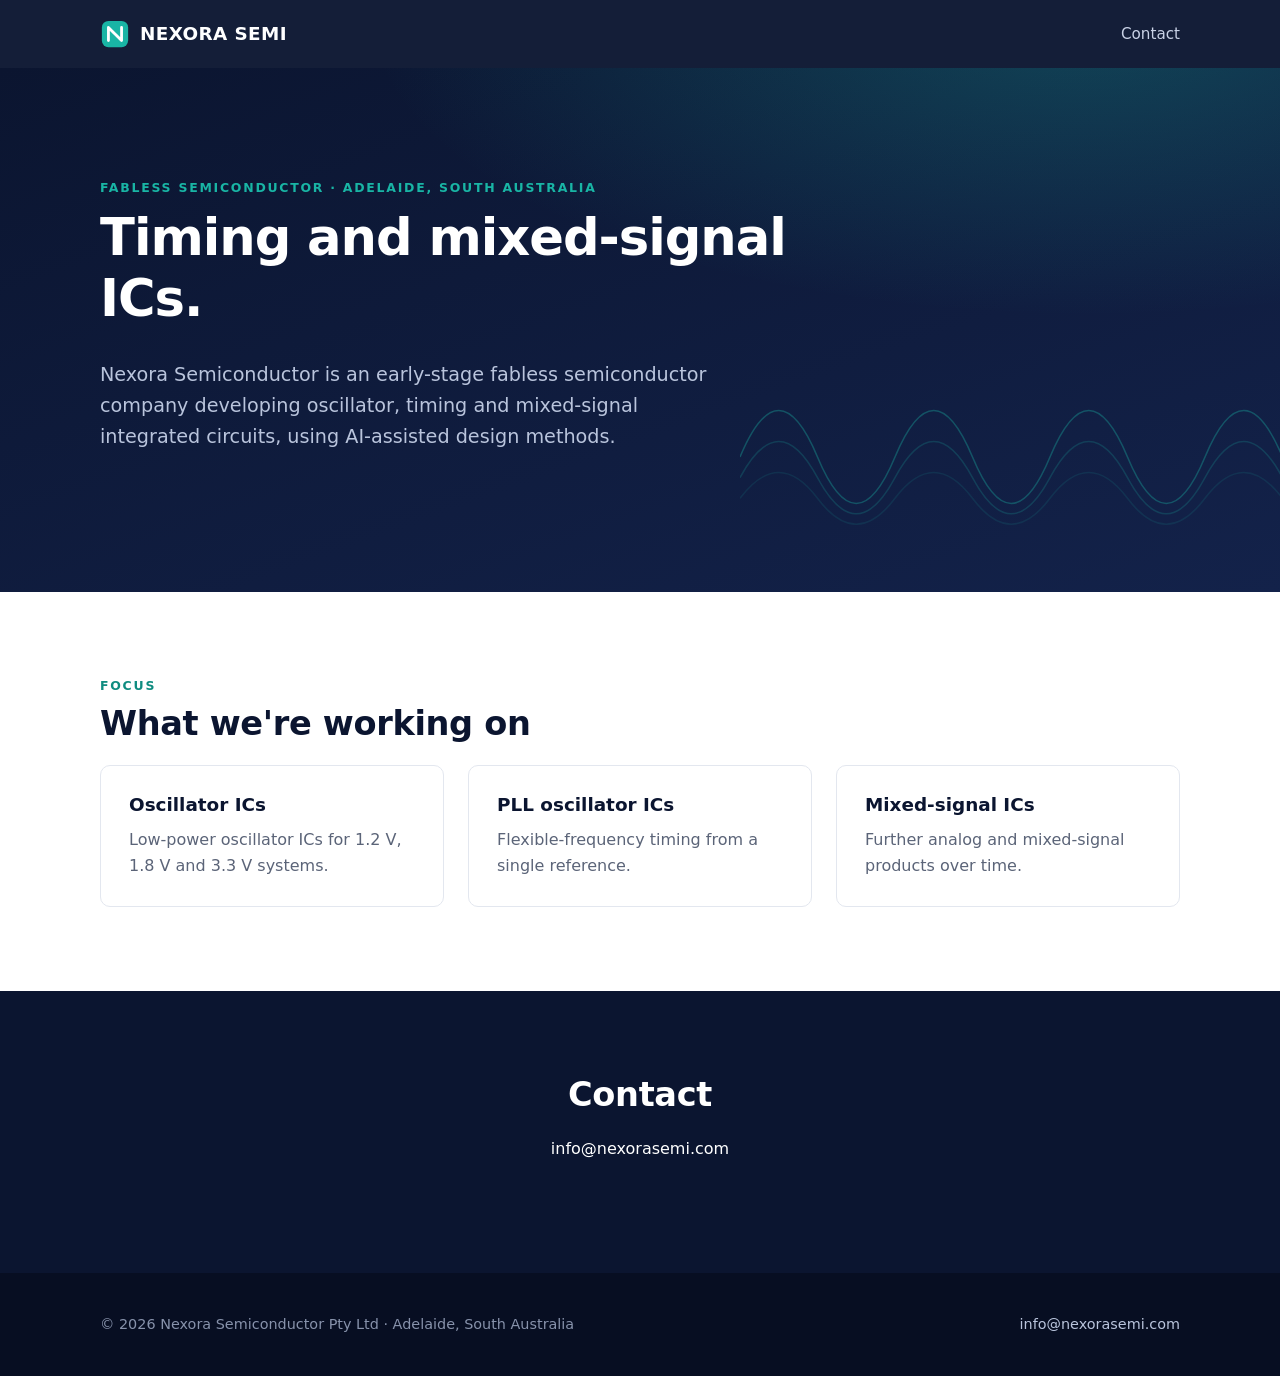
<file: index.html>
<!doctype html>
<html lang="en">
<head>
  <meta charset="utf-8">
  <meta name="viewport" content="width=device-width, initial-scale=1">
  <title>Nexora Semiconductor — Timing &amp; Mixed-Signal ICs</title>
  <meta name="description" content="Nexora Semiconductor is an early-stage fabless semiconductor company in South Australia developing oscillator, timing and mixed-signal ICs.">
  <link rel="canonical" href="https://www.nexorasemi.com/">
  <meta property="og:type" content="website">
  <meta property="og:title" content="Nexora Semiconductor — Timing &amp; Mixed-Signal ICs">
  <meta property="og:description" content="Early-stage fabless semiconductor company developing oscillator, timing and mixed-signal ICs.">
  <meta property="og:url" content="https://www.nexorasemi.com/">
  <link rel="icon" href="img/favicon.svg" type="image/svg+xml">
  <link rel="stylesheet" href="css/style.css?v=20261023">
  <script type="application/ld+json">
  {
    "@context": "https://schema.org",
    "@type": "Organization",
    "name": "Nexora Semiconductor",
    "alternateName": "Nexora Semi",
    "legalName": "Nexora Semiconductor Pty Ltd",
    "url": "https://www.nexorasemi.com/",
    "logo": "https://www.nexorasemi.com/img/favicon.svg",
    "email": "info@nexorasemi.com",
    "address": { "@type": "PostalAddress", "addressLocality": "Adelaide", "addressRegion": "SA", "addressCountry": "AU" }
  }
  </script>
</head>
<body>

<header class="site-header">
  <nav class="container nav" aria-label="Main">
    <a class="logo" href="index.html">
      <svg viewBox="0 0 32 32" aria-hidden="true"><rect x="2" y="2" width="28" height="28" rx="7" fill="#19b5a5"/><path d="M9 23V9l14 14V9" stroke="#fff" stroke-width="3" fill="none" stroke-linecap="round" stroke-linejoin="round"/></svg>
      NEXORA SEMI
    </a>
    <a href="#contact" style="color:#c9d2e6;font-size:.95rem">Contact</a>
  </nav>
</header>

<main>
  <section class="hero">
    <svg class="waves" viewBox="0 0 600 300" aria-hidden="true" fill="none" stroke="#19b5a5" stroke-width="1.5">
      <path d="M0 150 Q 37.5 60 75 150 T 150 150 T 225 150 T 300 150 T 375 150 T 450 150 T 525 150 T 600 150"/>
      <path d="M0 170 Q 37.5 100 75 170 T 150 170 T 225 170 T 300 170 T 375 170 T 450 170 T 525 170 T 600 170" opacity=".6"/>
      <path d="M0 190 Q 37.5 140 75 190 T 150 190 T 225 190 T 300 190 T 375 190 T 450 190 T 525 190 T 600 190" opacity=".35"/>
    </svg>
    <div class="container">
      <p class="eyebrow">Fabless semiconductor · Adelaide, South Australia</p>
      <h1>Timing and mixed-signal ICs.</h1>
      <p class="lead">Nexora Semiconductor is an early-stage fabless semiconductor company developing oscillator, timing and mixed-signal integrated circuits, using AI-assisted design methods.</p>
    </div>
  </section>

  <section>
    <div class="container">
      <p class="eyebrow">Focus</p>
      <h2>What we're working on</h2>
      <div class="grid grid-3">
        <div class="card"><h3>Oscillator ICs</h3><p>Low-power oscillator ICs for 1.2&nbsp;V, 1.8&nbsp;V and 3.3&nbsp;V systems.</p></div>
        <div class="card"><h3>PLL oscillator ICs</h3><p>Flexible-frequency timing from a single reference.</p></div>
        <div class="card"><h3>Mixed-signal ICs</h3><p>Further analog and mixed-signal products over time.</p></div>
      </div>
    </div>
  </section>

  <section class="cta" id="contact">
    <div class="container">
      <h2>Contact</h2>
      <p><a href="mailto:info@nexorasemi.com" style="color:#fff">info@nexorasemi.com</a></p>
    </div>
  </section>
</main>

<footer class="site-footer">
  <div class="container">
    <span>&copy; <span class="year">2026</span> Nexora Semiconductor Pty Ltd · Adelaide, South Australia</span>
    <span><a href="mailto:info@nexorasemi.com">info@nexorasemi.com</a></span>
  </div>
</footer>

<script src="js/main.js"></script>
</body>
</html>
</file>
<file: css/style.css>
/* Nexora Semi — site styles */
:root {
  --navy: #0b1530;
  --navy-2: #13224a;
  --ink: #1b2236;
  --muted: #5b6478;
  --line: #e3e7ef;
  --bg: #ffffff;
  --bg-alt: #f5f7fb;
  --accent: #19b5a5;
  --accent-dark: #0f8c80;
  --radius: 10px;
  --max: 1120px;
  font-family: "Inter", system-ui, -apple-system, "Segoe UI", Roboto, sans-serif;
  color: var(--ink);
  line-height: 1.6;
}

* { box-sizing: border-box; }
body { margin: 0; background: var(--bg); }
img, svg { max-width: 100%; display: block; }
a { color: var(--accent-dark); text-decoration: none; }
a:hover { text-decoration: underline; }
h1, h2, h3 { line-height: 1.2; margin: 0 0 .6em; color: var(--navy); }
h1 { font-size: clamp(2rem, 5vw, 3.2rem); letter-spacing: -.02em; }
h2 { font-size: clamp(1.5rem, 3.2vw, 2.1rem); letter-spacing: -.01em; }
h3 { font-size: 1.15rem; }
p { margin: 0 0 1em; }

.container { max-width: var(--max); margin: 0 auto; padding: 0 20px; }

/* Header */
.site-header {
  position: sticky; top: 0; z-index: 10;
  background: rgba(11, 21, 48, .96);
  backdrop-filter: blur(6px);
}
.nav { display: flex; align-items: center; justify-content: space-between; height: 68px; }
.logo { display: flex; align-items: center; gap: 10px; color: #fff; font-weight: 700; font-size: 1.15rem; letter-spacing: .02em; }
.logo:hover { text-decoration: none; }
.logo svg { width: 30px; height: 30px; }
.nav-links { display: flex; gap: 28px; list-style: none; margin: 0; padding: 0; }
.nav-links a { color: #c9d2e6; font-size: .95rem; }
.nav-links a:hover, .nav-links a[aria-current="page"] { color: #fff; text-decoration: none; }
.nav-toggle { display: none; background: none; border: 0; color: #fff; font-size: 1.6rem; cursor: pointer; }

@media (max-width: 760px) {
  .nav-toggle { display: block; }
  .nav-links {
    display: none; position: absolute; top: 68px; left: 0; right: 0;
    flex-direction: column; gap: 0; background: var(--navy); padding: 8px 20px 16px;
  }
  .nav-links.open { display: flex; }
  .nav-links a { display: block; padding: 10px 0; }
}

/* Hero */
.hero {
  background:
    radial-gradient(1200px 500px at 85% -10%, rgba(25,181,165,.28), transparent 60%),
    linear-gradient(160deg, var(--navy) 0%, var(--navy-2) 100%);
  color: #dbe3f3;
  padding: 110px 0 120px;
  position: relative; overflow: hidden;
}
.hero h1 { color: #fff; max-width: 760px; }
.hero p.lead { font-size: 1.2rem; max-width: 640px; color: #b9c4dc; }
.hero .waves { position: absolute; right: -80px; bottom: -20px; width: 620px; opacity: .35; pointer-events: none; }
.page-hero { padding: 80px 0 70px; }

.btn {
  display: inline-block; padding: 12px 24px; border-radius: 999px;
  font-weight: 600; font-size: .98rem; transition: background .15s, color .15s;
}
.btn:hover { text-decoration: none; }
.btn-primary { background: var(--accent); color: #fff; }
.btn-primary:hover { background: var(--accent-dark); }
.btn-ghost { border: 1px solid rgba(255,255,255,.35); color: #fff; margin-left: 10px; }
.btn-ghost:hover { background: rgba(255,255,255,.1); }

/* Sections */
section { padding: 84px 0; }
section.alt { background: var(--bg-alt); }
.eyebrow { text-transform: uppercase; letter-spacing: .14em; font-size: .78rem; font-weight: 700; color: var(--accent-dark); margin-bottom: .7em; }
.hero .eyebrow { color: var(--accent); }
.section-intro { max-width: 680px; color: var(--muted); font-size: 1.08rem; margin-bottom: 44px; }

.grid { display: grid; gap: 24px; }
.grid-3 { grid-template-columns: repeat(auto-fit, minmax(260px, 1fr)); }
.grid-2 { grid-template-columns: repeat(auto-fit, minmax(320px, 1fr)); }

.card {
  background: #fff; border: 1px solid var(--line); border-radius: var(--radius);
  padding: 28px; transition: box-shadow .2s, transform .2s;
}
.card:hover { box-shadow: 0 10px 30px rgba(11,21,48,.08); transform: translateY(-2px); }
.card p { color: var(--muted); margin: 0; }
.icon {
  width: 44px; height: 44px; border-radius: 10px; margin-bottom: 18px;
  background: rgba(25,181,165,.12); color: var(--accent-dark);
  display: grid; place-items: center;
}
.icon svg { width: 24px; height: 24px; }

/* Product cards */
.product { display: flex; flex-direction: column; }
.product .tag { display: inline-block; font-size: .75rem; font-weight: 700; letter-spacing: .06em; text-transform: uppercase; padding: 3px 10px; border-radius: 999px; background: var(--bg-alt); color: var(--muted); margin-bottom: 14px; align-self: flex-start; }
.product .tag.live { background: rgba(25,181,165,.14); color: var(--accent-dark); }
.product ul { margin: 16px 0 0; padding-left: 18px; color: var(--muted); }
.product li { margin-bottom: 4px; }

/* Stats */
.stats { display: grid; grid-template-columns: repeat(auto-fit, minmax(180px, 1fr)); gap: 24px; text-align: center; }
.stat strong { display: block; font-size: 2.2rem; color: var(--navy); }
.stat span { color: var(--muted); font-size: .95rem; }

/* CTA band */
.cta { background: var(--navy); color: #c9d2e6; text-align: center; }
.cta h2 { color: #fff; }
.cta p { max-width: 560px; margin: 0 auto 28px; }

/* Contact */
.contact-list { list-style: none; padding: 0; margin: 0; }
.contact-list li { padding: 14px 0; border-bottom: 1px solid var(--line); }
.contact-list strong { display: block; color: var(--navy); }

/* Footer */
.site-footer { background: #070e22; color: #8792ab; padding: 40px 0; font-size: .9rem; }
.site-footer .container { display: flex; flex-wrap: wrap; justify-content: space-between; gap: 16px; }
.site-footer a { color: #b9c4dc; }

/* Placeholder marker — remove once real copy is in */
.todo { background: #fff6d6; outline: 1px dashed #e0b400; }

/* Flow steps */
.steps { counter-reset: step; display: grid; gap: 18px; grid-template-columns: repeat(auto-fit, minmax(230px, 1fr)); }
.step { position: relative; padding: 26px 24px 24px; background: #fff; border: 1px solid var(--line); border-radius: var(--radius); }
.step::before {
  counter-increment: step; content: counter(step);
  display: grid; place-items: center; width: 32px; height: 32px; border-radius: 50%;
  background: var(--navy); color: #fff; font-weight: 700; font-size: .9rem; margin-bottom: 14px;
}
.step p { color: var(--muted); margin: 0; }
.step .who { display: block; margin-top: 12px; font-size: .8rem; font-weight: 700; letter-spacing: .06em; text-transform: uppercase; color: var(--accent-dark); }

/* Comparison table */
.table-wrap { overflow-x: auto; }
table.compare { width: 100%; border-collapse: collapse; background: #fff; border: 1px solid var(--line); border-radius: var(--radius); overflow: hidden; }
.compare th, .compare td { padding: 14px 18px; text-align: left; border-bottom: 1px solid var(--line); vertical-align: top; }
.compare thead th { background: var(--navy); color: #fff; font-size: .9rem; }
.compare tbody th { color: var(--navy); font-weight: 600; width: 30%; }
.compare td.us { color: var(--accent-dark); font-weight: 600; }
.note { font-size: .88rem; color: var(--muted); margin-top: 12px; }

/* Timeline */
.timeline { list-style: none; margin: 0; padding: 0 0 0 26px; border-left: 2px solid var(--line); }
.timeline li { position: relative; padding: 0 0 30px 18px; }
.timeline li::before {
  content: ""; position: absolute; left: -35px; top: 4px; width: 16px; height: 16px; border-radius: 50%;
  background: #fff; border: 3px solid var(--line);
}
.timeline li.done::before { background: var(--accent); border-color: var(--accent); }
.timeline li.now::before { border-color: var(--accent); }
.timeline .when { font-size: .8rem; font-weight: 700; letter-spacing: .08em; text-transform: uppercase; color: var(--muted); }
.timeline li.done .when, .timeline li.now .when { color: var(--accent-dark); }
.timeline h3 { margin: 4px 0 6px; }
.timeline p { color: var(--muted); margin: 0; }

/* Results highlight */
.result strong { display: block; font-size: 1.9rem; color: var(--navy); line-height: 1.1; margin-bottom: 6px; }

/* FAQ */
.faq details { background: #fff; border: 1px solid var(--line); border-radius: var(--radius); padding: 18px 22px; margin-bottom: 12px; }
.faq summary { cursor: pointer; font-weight: 600; color: var(--navy); }
.faq details p { color: var(--muted); margin: 12px 0 0; }

/* Facts list */
.facts { display: grid; grid-template-columns: max-content 1fr; gap: 10px 24px; margin: 0; }
.facts dt { font-weight: 600; color: var(--navy); }
.facts dd { margin: 0; color: var(--muted); }
@media (max-width: 560px) { .facts { grid-template-columns: 1fr; gap: 2px; } .facts dd { margin-bottom: 10px; } }

/* Applications list */
.apps { list-style: none; margin: 0; padding: 0; display: grid; gap: 12px; grid-template-columns: repeat(auto-fit, minmax(200px, 1fr)); }
.apps li { background: #fff; border: 1px solid var(--line); border-left: 4px solid var(--accent); border-radius: 8px; padding: 14px 16px; font-weight: 600; color: var(--navy); }
</file>
